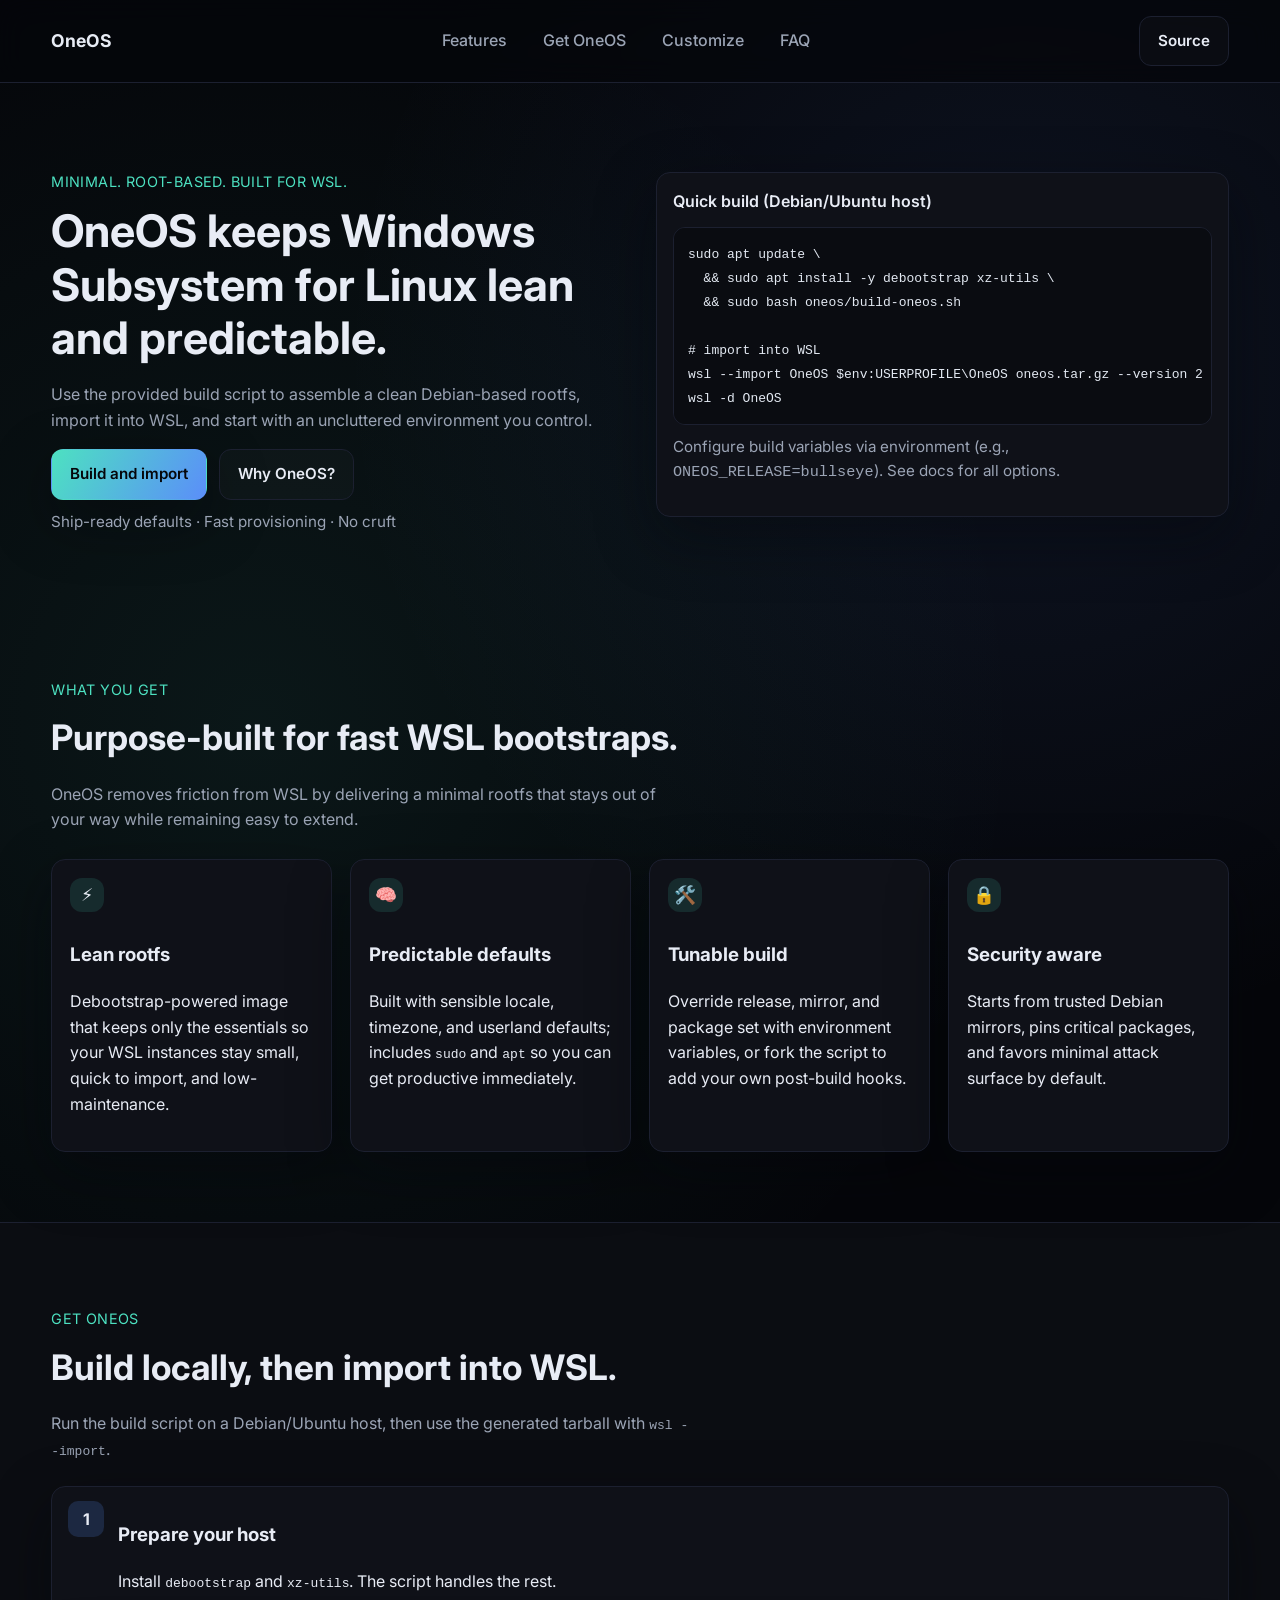
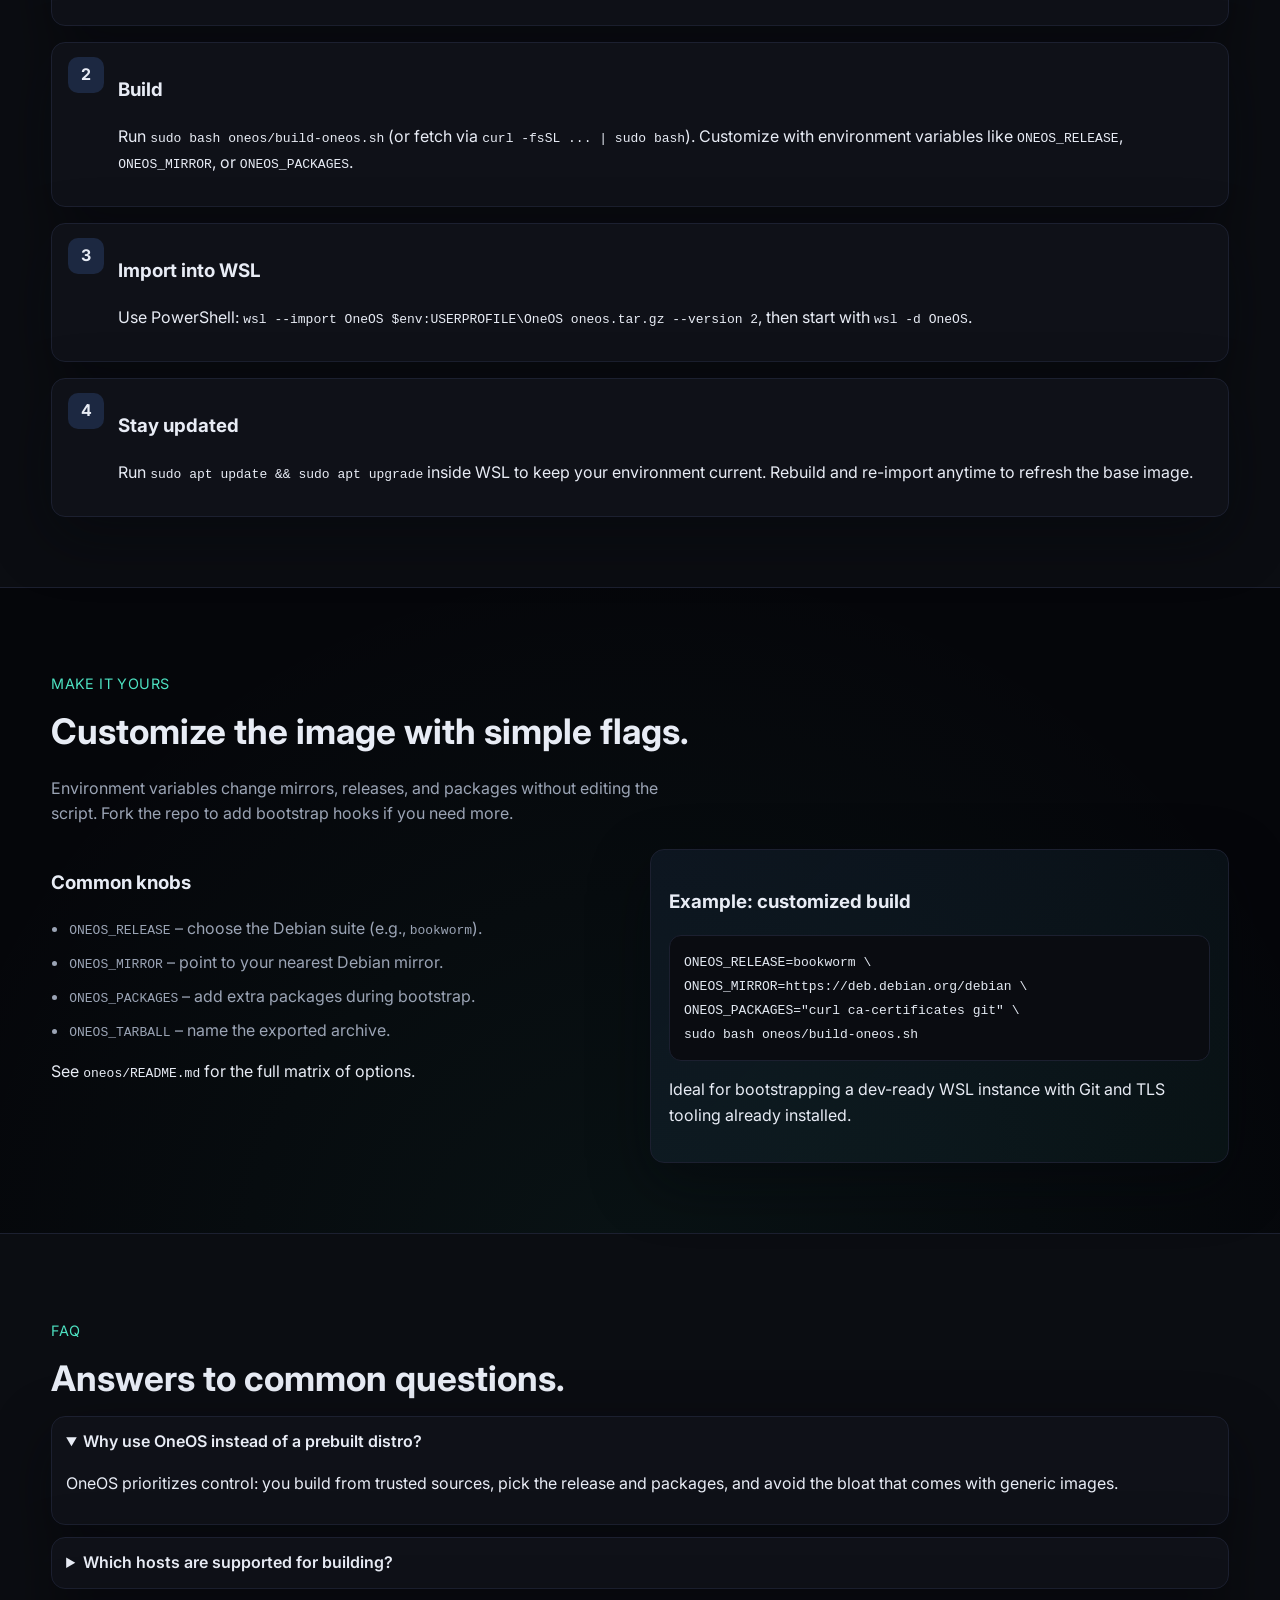
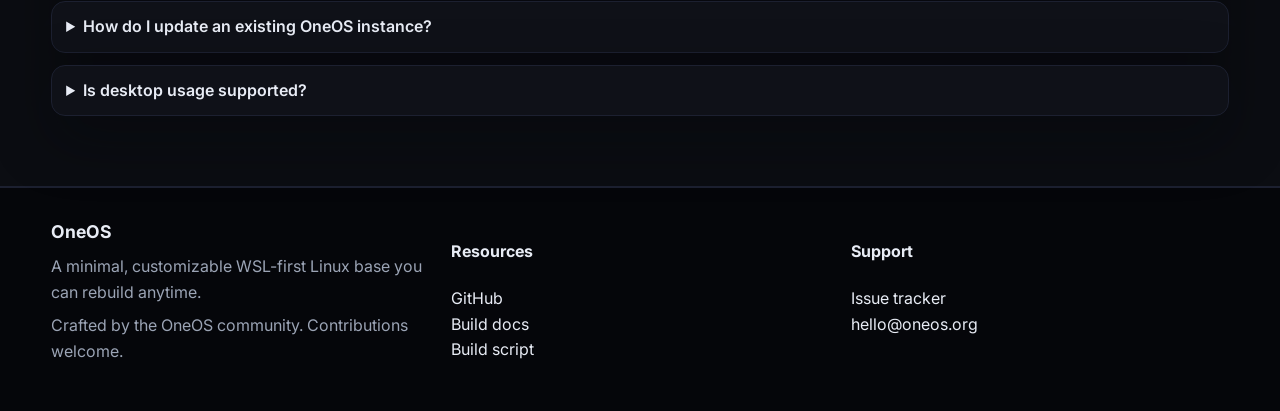
<file: oneos-site/index.html>
<!DOCTYPE html>
<html lang="en">
<head>
  <meta charset="UTF-8">
  <meta name="viewport" content="width=device-width, initial-scale=1.0">
  <title>OneOS – Minimal WSL-first Linux</title>
  <link rel="preconnect" href="https://fonts.googleapis.com">
  <link rel="preconnect" href="https://fonts.gstatic.com" crossorigin>
  <link href="https://fonts.googleapis.com/css2?family=Inter:wght@400;500;600;700&display=swap" rel="stylesheet">
  <link rel="stylesheet" href="styles.css">
</head>
<body>
  <header class="site-header">
    <div class="container header-inner">
      <div class="logo">OneOS</div>
      <nav class="nav">
        <a href="#features">Features</a>
        <a href="#setup">Get OneOS</a>
        <a href="#customize">Customize</a>
        <a href="#faq">FAQ</a>
      </nav>
      <a class="btn ghost" href="https://github.com/nutty-inc/oneos" target="_blank" rel="noreferrer">Source</a>
    </div>
  </header>

  <main>
    <section class="hero">
      <div class="container hero-grid">
        <div>
          <p class="eyebrow">Minimal. Root-based. Built for WSL.</p>
          <h1>OneOS keeps Windows Subsystem for Linux lean and predictable.</h1>
          <p class="lede">Use the provided build script to assemble a clean Debian-based rootfs, import it into WSL, and start with an uncluttered environment you control.</p>
          <div class="cta-row">
            <a class="btn primary" href="#setup">Build and import</a>
            <a class="btn ghost" href="#features">Why OneOS?</a>
          </div>
          <div class="meta">Ship-ready defaults · Fast provisioning · No cruft</div>
        </div>
        <div class="card">
          <div class="card-header">Quick build (Debian/Ubuntu host)</div>
          <pre class="code-block"><code>sudo apt update \
  && sudo apt install -y debootstrap xz-utils \
  && sudo bash oneos/build-oneos.sh

# import into WSL
wsl --import OneOS $env:USERPROFILE\OneOS oneos.tar.gz --version 2
wsl -d OneOS</code></pre>
          <p class="card-footer">Configure build variables via environment (e.g., <code>ONEOS_RELEASE=bullseye</code>). See docs for all options.</p>
        </div>
      </div>
    </section>

    <section class="section" id="features">
      <div class="container">
        <div class="section-heading">
          <p class="eyebrow">What you get</p>
          <h2>Purpose-built for fast WSL bootstraps.</h2>
          <p class="lede">OneOS removes friction from WSL by delivering a minimal rootfs that stays out of your way while remaining easy to extend.</p>
        </div>
        <div class="grid features">
          <div class="feature">
            <div class="icon">⚡</div>
            <h3>Lean rootfs</h3>
            <p>Debootstrap-powered image that keeps only the essentials so your WSL instances stay small, quick to import, and low-maintenance.</p>
          </div>
          <div class="feature">
            <div class="icon">🧠</div>
            <h3>Predictable defaults</h3>
            <p>Built with sensible locale, timezone, and userland defaults; includes <code>sudo</code> and <code>apt</code> so you can get productive immediately.</p>
          </div>
          <div class="feature">
            <div class="icon">🛠️</div>
            <h3>Tunable build</h3>
            <p>Override release, mirror, and package set with environment variables, or fork the script to add your own post-build hooks.</p>
          </div>
          <div class="feature">
            <div class="icon">🔒</div>
            <h3>Security aware</h3>
            <p>Starts from trusted Debian mirrors, pins critical packages, and favors minimal attack surface by default.</p>
          </div>
        </div>
      </div>
    </section>

    <section class="section muted" id="setup">
      <div class="container">
        <div class="section-heading">
          <p class="eyebrow">Get OneOS</p>
          <h2>Build locally, then import into WSL.</h2>
          <p class="lede">Run the build script on a Debian/Ubuntu host, then use the generated tarball with <code>wsl --import</code>.</p>
        </div>
        <div class="steps">
          <div class="step">
            <div class="step-number">1</div>
            <div>
              <h3>Prepare your host</h3>
              <p>Install <code>debootstrap</code> and <code>xz-utils</code>. The script handles the rest.</p>
            </div>
          </div>
          <div class="step">
            <div class="step-number">2</div>
            <div>
              <h3>Build</h3>
              <p>Run <code>sudo bash oneos/build-oneos.sh</code> (or fetch via <code>curl -fsSL ... | sudo bash</code>). Customize with environment variables like <code>ONEOS_RELEASE</code>, <code>ONEOS_MIRROR</code>, or <code>ONEOS_PACKAGES</code>.</p>
            </div>
          </div>
          <div class="step">
            <div class="step-number">3</div>
            <div>
              <h3>Import into WSL</h3>
              <p>Use PowerShell: <code>wsl --import OneOS $env:USERPROFILE\OneOS oneos.tar.gz --version 2</code>, then start with <code>wsl -d OneOS</code>.</p>
            </div>
          </div>
          <div class="step">
            <div class="step-number">4</div>
            <div>
              <h3>Stay updated</h3>
              <p>Run <code>sudo apt update && sudo apt upgrade</code> inside WSL to keep your environment current. Rebuild and re-import anytime to refresh the base image.</p>
            </div>
          </div>
        </div>
      </div>
    </section>

    <section class="section" id="customize">
      <div class="container">
        <div class="section-heading">
          <p class="eyebrow">Make it yours</p>
          <h2>Customize the image with simple flags.</h2>
          <p class="lede">Environment variables change mirrors, releases, and packages without editing the script. Fork the repo to add bootstrap hooks if you need more.</p>
        </div>
        <div class="grid two-col">
          <div>
            <h3>Common knobs</h3>
            <ul class="bullet-list">
              <li><code>ONEOS_RELEASE</code> – choose the Debian suite (e.g., <code>bookworm</code>).</li>
              <li><code>ONEOS_MIRROR</code> – point to your nearest Debian mirror.</li>
              <li><code>ONEOS_PACKAGES</code> – add extra packages during bootstrap.</li>
              <li><code>ONEOS_TARBALL</code> – name the exported archive.</li>
            </ul>
            <p>See <code>oneos/README.md</code> for the full matrix of options.</p>
          </div>
          <div class="callout">
            <h3>Example: customized build</h3>
            <pre class="code-block"><code>ONEOS_RELEASE=bookworm \ 
ONEOS_MIRROR=https://deb.debian.org/debian \ 
ONEOS_PACKAGES="curl ca-certificates git" \ 
sudo bash oneos/build-oneos.sh</code></pre>
            <p>Ideal for bootstrapping a dev-ready WSL instance with Git and TLS tooling already installed.</p>
          </div>
        </div>
      </div>
    </section>

    <section class="section muted" id="faq">
      <div class="container">
        <div class="section-heading">
          <p class="eyebrow">FAQ</p>
          <h2>Answers to common questions.</h2>
        </div>
        <div class="faq">
          <details open>
            <summary>Why use OneOS instead of a prebuilt distro?</summary>
            <p>OneOS prioritizes control: you build from trusted sources, pick the release and packages, and avoid the bloat that comes with generic images.</p>
          </details>
          <details>
            <summary>Which hosts are supported for building?</summary>
            <p>Use Debian or Ubuntu hosts with <code>debootstrap</code> available. The build script pulls everything it needs and outputs a compressed tarball for WSL import.</p>
          </details>
          <details>
            <summary>How do I update an existing OneOS instance?</summary>
            <p>Inside WSL, run <code>sudo apt update && sudo apt upgrade</code>. For a fresh base, rebuild the tarball and re-import a new WSL distribution.</p>
          </details>
          <details>
            <summary>Is desktop usage supported?</summary>
            <p>OneOS targets headless or terminal-centric workflows. You can install GUI stacks after import, but the default image stays minimal to keep WSL fast.</p>
          </details>
        </div>
      </div>
    </section>
  </main>

  <footer class="footer">
    <div class="container footer-grid">
      <div>
        <div class="logo">OneOS</div>
        <p class="footer-text">A minimal, customizable WSL-first Linux base you can rebuild anytime.</p>
        <p class="footer-text">Crafted by the OneOS community. Contributions welcome.</p>
      </div>
      <div>
        <h4>Resources</h4>
        <ul class="link-list">
          <li><a href="https://github.com/nutty-inc/oneos">GitHub</a></li>
          <li><a href="oneos/README.md">Build docs</a></li>
          <li><a href="oneos/build-oneos.sh">Build script</a></li>
        </ul>
      </div>
      <div>
        <h4>Support</h4>
        <ul class="link-list">
          <li><a href="https://github.com/nutty-inc/oneos/issues">Issue tracker</a></li>
          <li><a href="mailto:hello@oneos.org">hello@oneos.org</a></li>
        </ul>
      </div>
    </div>
  </footer>
</body>
</html>
</file>
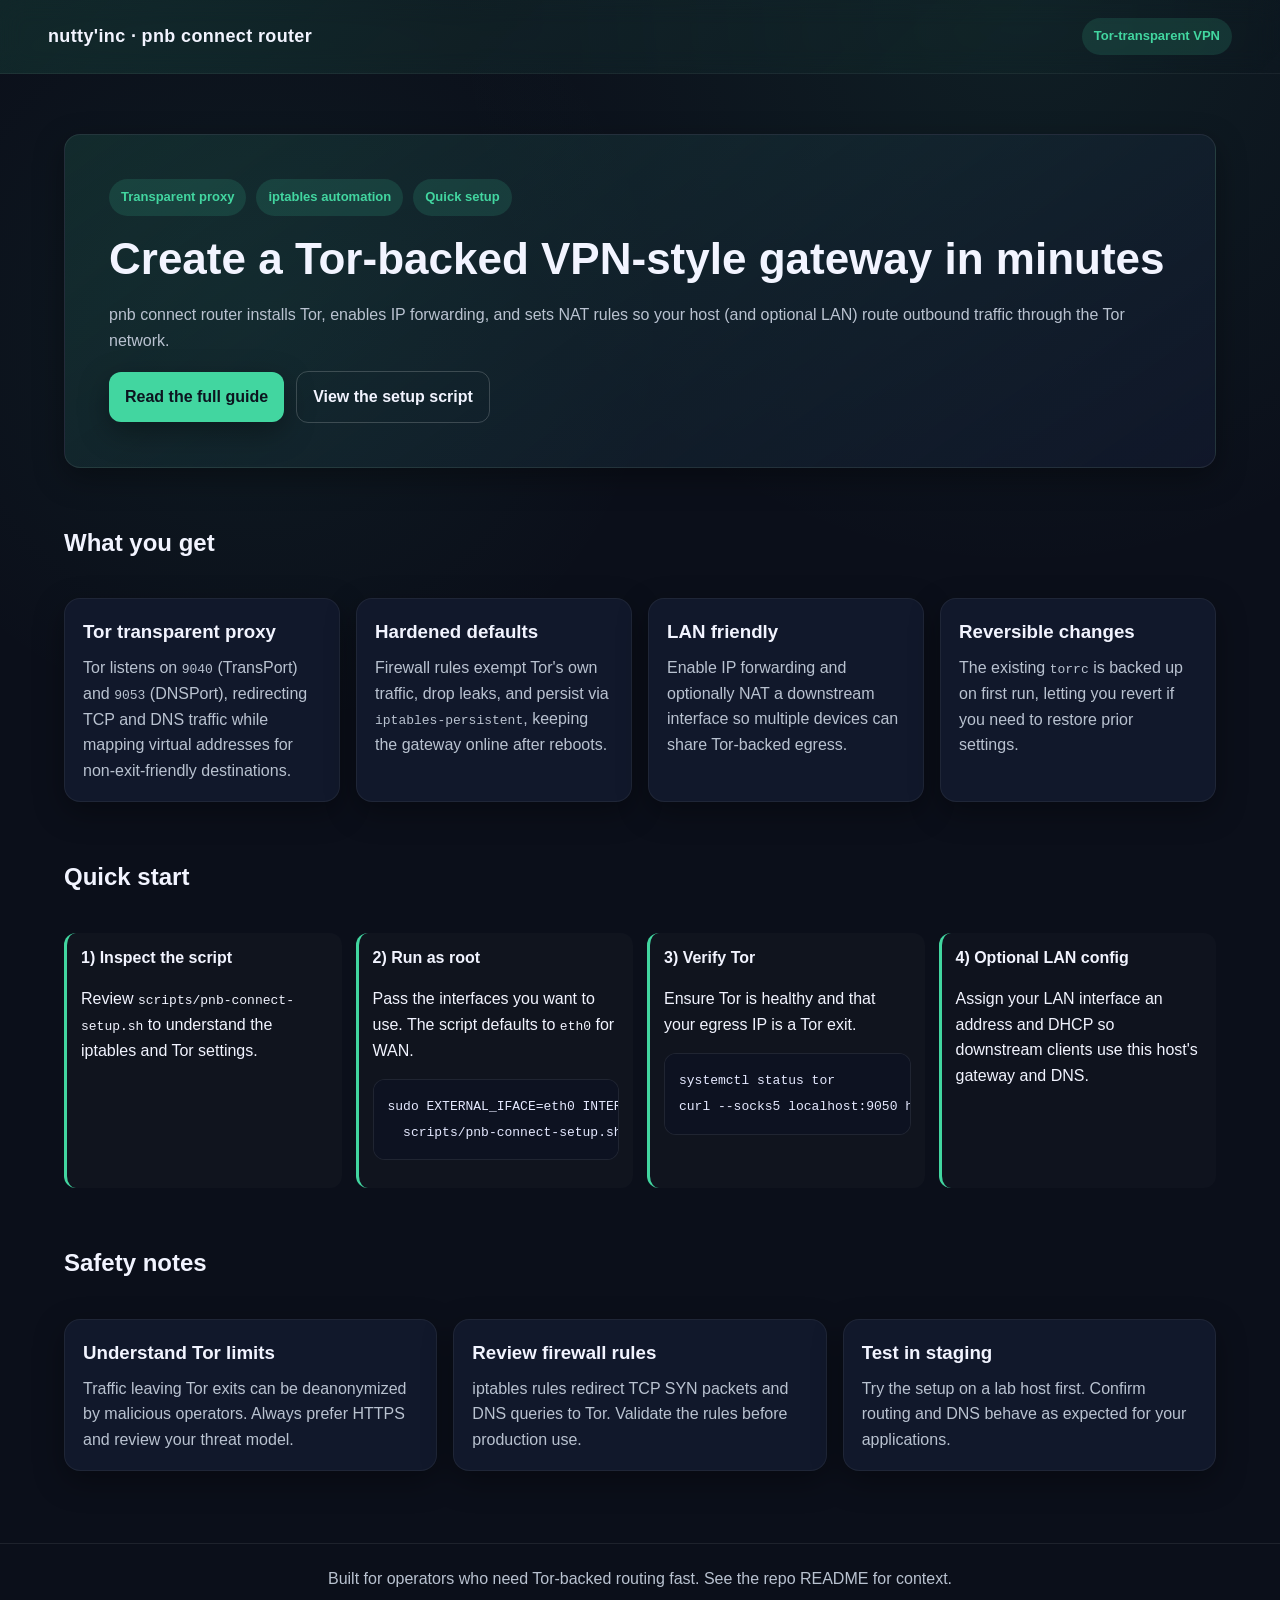
<file: website/index.html>
<!DOCTYPE html>
<html lang="en">
<head>
  <meta charset="UTF-8">
  <meta name="viewport" content="width=device-width, initial-scale=1.0">
  <title>pnb connect router</title>
  <link rel="stylesheet" href="styles.css">
</head>
<body>
  <header>
    <nav>
      <div class="logo">nutty'inc · pnb connect router</div>
      <div class="chip" aria-label="Tor-backed routing">
        <span>Tor-transparent VPN</span>
      </div>
    </nav>
  </header>

  <main>
    <section class="hero">
      <div class="badges">
        <span class="chip">Transparent proxy</span>
        <span class="chip">iptables automation</span>
        <span class="chip">Quick setup</span>
      </div>
      <h1>Create a Tor-backed VPN-style gateway in minutes</h1>
      <p>pnb connect router installs Tor, enables IP forwarding, and sets NAT rules so your host (and optional LAN) route outbound traffic through the Tor network.</p>
      <div class="actions">
        <a class="button" href="../docs/pnb-connect-router.md">Read the full guide</a>
        <a class="button secondary" href="../scripts/pnb-connect-setup.sh">View the setup script</a>
      </div>
    </section>

    <section class="grid">
      <h2>What you get</h2>
      <div class="cards">
        <article class="card">
          <h3>Tor transparent proxy</h3>
          <p>Tor listens on <code>9040</code> (TransPort) and <code>9053</code> (DNSPort), redirecting TCP and DNS traffic while mapping virtual addresses for non-exit-friendly destinations.</p>
        </article>
        <article class="card">
          <h3>Hardened defaults</h3>
          <p>Firewall rules exempt Tor's own traffic, drop leaks, and persist via <code>iptables-persistent</code>, keeping the gateway online after reboots.</p>
        </article>
        <article class="card">
          <h3>LAN friendly</h3>
          <p>Enable IP forwarding and optionally NAT a downstream interface so multiple devices can share Tor-backed egress.</p>
        </article>
        <article class="card">
          <h3>Reversible changes</h3>
          <p>The existing <code>torrc</code> is backed up on first run, letting you revert if you need to restore prior settings.</p>
        </article>
      </div>
    </section>

    <section class="grid">
      <h2>Quick start</h2>
      <div class="steps">
        <div class="step">
          <strong>1) Inspect the script</strong>
          <p>Review <code>scripts/pnb-connect-setup.sh</code> to understand the iptables and Tor settings.</p>
        </div>
        <div class="step">
          <strong>2) Run as root</strong>
          <p>Pass the interfaces you want to use. The script defaults to <code>eth0</code> for WAN.</p>
          <pre><code>sudo EXTERNAL_IFACE=eth0 INTERNAL_IFACE=eth1 \
  scripts/pnb-connect-setup.sh</code></pre>
        </div>
        <div class="step">
          <strong>3) Verify Tor</strong>
          <p>Ensure Tor is healthy and that your egress IP is a Tor exit.</p>
          <pre><code>systemctl status tor
curl --socks5 localhost:9050 https://check.torproject.org/api/ip</code></pre>
        </div>
        <div class="step">
          <strong>4) Optional LAN config</strong>
          <p>Assign your LAN interface an address and DHCP so downstream clients use this host's gateway and DNS.</p>
        </div>
      </div>
    </section>

    <section class="grid">
      <h2>Safety notes</h2>
      <div class="cards">
        <article class="card">
          <h3>Understand Tor limits</h3>
          <p>Traffic leaving Tor exits can be deanonymized by malicious operators. Always prefer HTTPS and review your threat model.</p>
        </article>
        <article class="card">
          <h3>Review firewall rules</h3>
          <p>iptables rules redirect TCP SYN packets and DNS queries to Tor. Validate the rules before production use.</p>
        </article>
        <article class="card">
          <h3>Test in staging</h3>
          <p>Try the setup on a lab host first. Confirm routing and DNS behave as expected for your applications.</p>
        </article>
      </div>
    </section>
  </main>

  <footer>
    Built for operators who need Tor-backed routing fast. See the repo README for context.
  </footer>
</body>
</html>
</file>
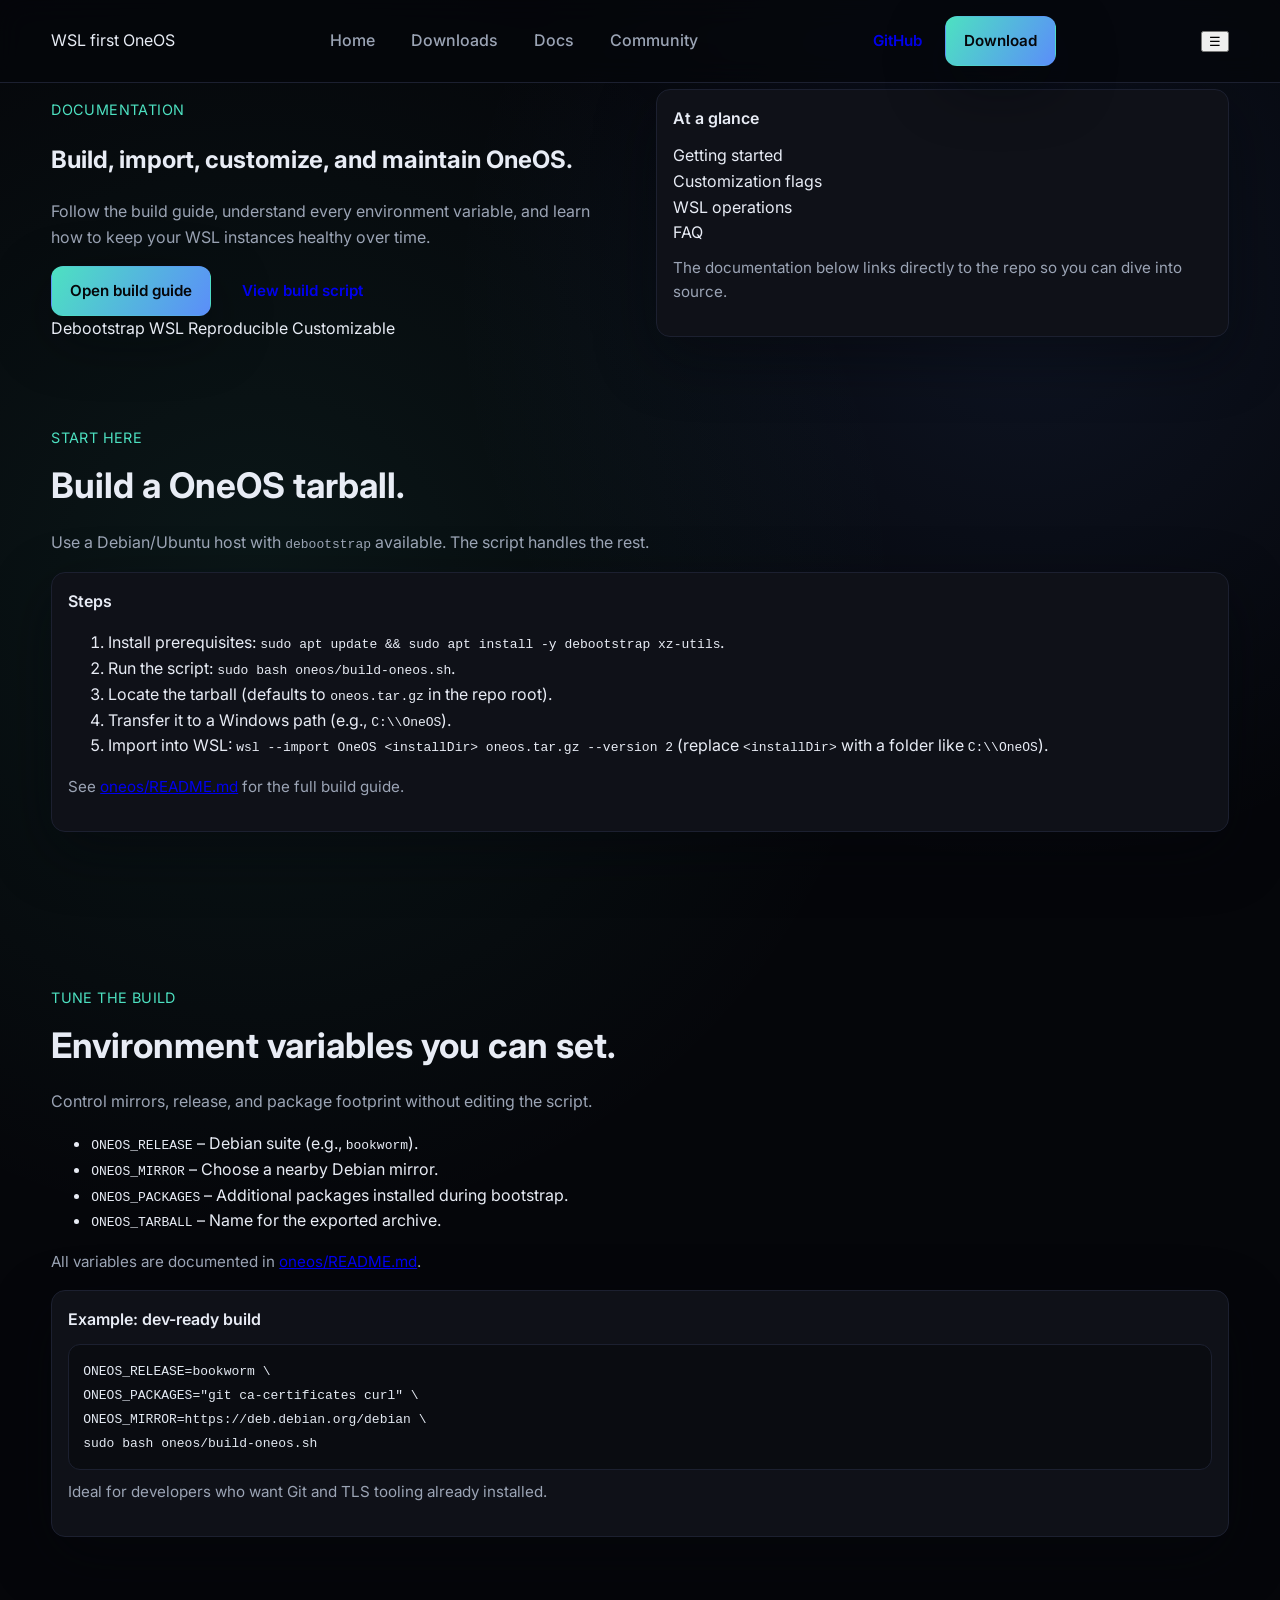
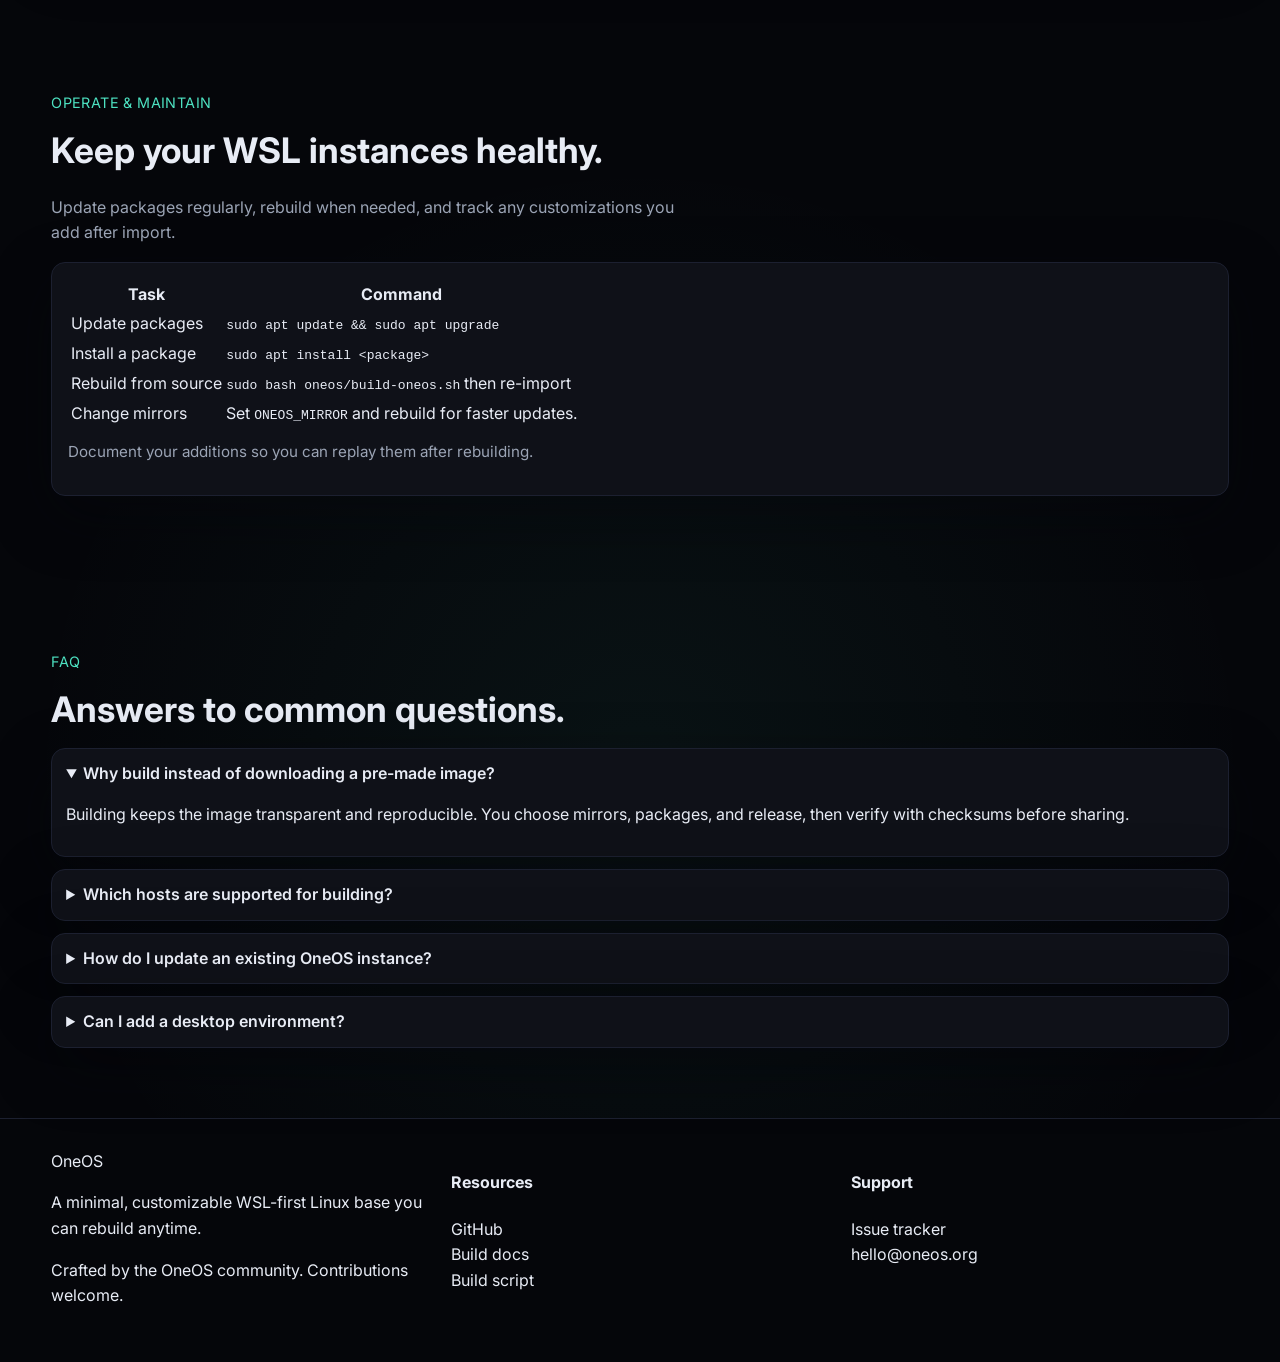
<file: oneos-site/docs.html>
<!DOCTYPE html>
<html lang="en">
<head>
  <meta charset="UTF-8">
  <meta name="viewport" content="width=device-width, initial-scale=1.0">
  <title>OneOS Documentation</title>
  <link rel="preconnect" href="https://fonts.googleapis.com">
  <link rel="preconnect" href="https://fonts.gstatic.com" crossorigin>
  <link href="https://fonts.googleapis.com/css2?family=Inter:wght@400;500;600;700;800&display=swap" rel="stylesheet">
  <link rel="stylesheet" href="styles.css">
</head>
<body data-page="docs">
  <header class="site-header">
    <div class="container header-inner">
      <div class="brand">
        <span class="badge">WSL first</span>
        <span>OneOS</span>
      </div>
      <nav class="nav">
        <a data-nav="home" href="index.html">Home</a>
        <a data-nav="downloads" href="downloads.html">Downloads</a>
        <a data-nav="docs" href="docs.html">Docs</a>
        <a data-nav="community" href="index.html#community">Community</a>
      </nav>
      <div class="nav-actions">
        <a class="btn secondary" href="https://github.com/nutty-inc/oneos" target="_blank" rel="noreferrer">GitHub</a>
        <a class="btn primary" href="downloads.html">Download</a>
      </div>
      <button class="mobile-toggle" aria-label="Toggle navigation">☰</button>
    </div>
  </header>

  <main>
    <section class="page-hero">
      <div class="container hero-grid">
        <div>
          <p class="eyebrow">Documentation</p>
          <h1>Build, import, customize, and maintain OneOS.</h1>
          <p class="lede">Follow the build guide, understand every environment variable, and learn how to keep your WSL instances healthy over time.</p>
          <div class="cta-row">
            <a class="btn primary" href="oneos/README.md">Open build guide</a>
            <a class="btn secondary" href="oneos/build-oneos.sh">View build script</a>
          </div>
          <div class="tag-list">
            <span class="tag">Debootstrap</span>
            <span class="tag">WSL</span>
            <span class="tag">Reproducible</span>
            <span class="tag">Customizable</span>
          </div>
        </div>
        <div class="card">
          <div class="card-header">At a glance</div>
          <ul class="link-list">
            <li><a href="#getting-started">Getting started</a></li>
            <li><a href="#customization">Customization flags</a></li>
            <li><a href="#wsl">WSL operations</a></li>
            <li><a href="#faq">FAQ</a></li>
          </ul>
          <p class="meta">The documentation below links directly to the repo so you can dive into source.</p>
        </div>
      </div>
    </section>

    <section class="section" id="getting-started">
      <div class="container split-grid">
        <div class="section-heading">
          <p class="eyebrow">Start here</p>
          <h2>Build a OneOS tarball.</h2>
          <p class="lede">Use a Debian/Ubuntu host with <code>debootstrap</code> available. The script handles the rest.</p>
        </div>
        <div class="card">
          <div class="card-header">Steps</div>
          <ol class="list-muted">
            <li>Install prerequisites: <code>sudo apt update && sudo apt install -y debootstrap xz-utils</code>.</li>
            <li>Run the script: <code>sudo bash oneos/build-oneos.sh</code>.</li>
            <li>Locate the tarball (defaults to <code>oneos.tar.gz</code> in the repo root).</li>
            <li>Transfer it to a Windows path (e.g., <code>C:\\OneOS</code>).</li>
            <li>Import into WSL: <code>wsl --import OneOS &lt;installDir&gt; oneos.tar.gz --version 2</code> (replace <code>&lt;installDir&gt;</code> with a folder like <code>C:\\OneOS</code>).</li>
          </ol>
          <p class="meta">See <a href="oneos/README.md">oneos/README.md</a> for the full build guide.</p>
        </div>
      </div>
    </section>

    <section class="section alt" id="customization">
      <div class="container split-grid">
        <div>
          <div class="section-heading">
            <p class="eyebrow">Tune the build</p>
            <h2>Environment variables you can set.</h2>
            <p class="lede">Control mirrors, release, and package footprint without editing the script.</p>
          </div>
          <ul class="list-inline">
            <li><code>ONEOS_RELEASE</code> – Debian suite (e.g., <code>bookworm</code>).</li>
            <li><code>ONEOS_MIRROR</code> – Choose a nearby Debian mirror.</li>
            <li><code>ONEOS_PACKAGES</code> – Additional packages installed during bootstrap.</li>
            <li><code>ONEOS_TARBALL</code> – Name for the exported archive.</li>
          </ul>
          <p class="meta">All variables are documented in <a href="oneos/README.md">oneos/README.md</a>.</p>
        </div>
        <div class="card">
          <div class="card-header">Example: dev-ready build</div>
          <pre class="code-block"><code>ONEOS_RELEASE=bookworm \
ONEOS_PACKAGES="git ca-certificates curl" \
ONEOS_MIRROR=https://deb.debian.org/debian \
sudo bash oneos/build-oneos.sh</code></pre>
          <p class="meta">Ideal for developers who want Git and TLS tooling already installed.</p>
        </div>
      </div>
    </section>

    <section class="section" id="wsl">
      <div class="container split-grid">
        <div class="section-heading">
          <p class="eyebrow">Operate &amp; maintain</p>
          <h2>Keep your WSL instances healthy.</h2>
          <p class="lede">Update packages regularly, rebuild when needed, and track any customizations you add after import.</p>
        </div>
        <div class="card">
          <table class="table">
            <thead>
              <tr>
                <th>Task</th>
                <th>Command</th>
              </tr>
            </thead>
            <tbody>
              <tr>
                <td>Update packages</td>
                <td><code>sudo apt update && sudo apt upgrade</code></td>
              </tr>
              <tr>
                <td>Install a package</td>
                <td><code>sudo apt install &lt;package&gt;</code></td>
              </tr>
              <tr>
                <td>Rebuild from source</td>
                <td><code>sudo bash oneos/build-oneos.sh</code> then re-import</td>
              </tr>
              <tr>
                <td>Change mirrors</td>
                <td>Set <code>ONEOS_MIRROR</code> and rebuild for faster updates.</td>
              </tr>
            </tbody>
          </table>
          <p class="meta">Document your additions so you can replay them after rebuilding.</p>
        </div>
      </div>
    </section>

    <section class="section alt" id="faq">
      <div class="container">
        <div class="section-heading">
          <p class="eyebrow">FAQ</p>
          <h2>Answers to common questions.</h2>
        </div>
        <div class="faq">
          <details open>
            <summary>Why build instead of downloading a pre-made image?</summary>
            <p>Building keeps the image transparent and reproducible. You choose mirrors, packages, and release, then verify with checksums before sharing.</p>
          </details>
          <details>
            <summary>Which hosts are supported for building?</summary>
            <p>Use Debian or Ubuntu hosts with <code>debootstrap</code> available. Other distributions can work if <code>debootstrap</code> is installed and configured.</p>
          </details>
          <details>
            <summary>How do I update an existing OneOS instance?</summary>
            <p>Inside WSL, run <code>sudo apt update && sudo apt upgrade</code>. For a fresh base, rebuild the tarball and re-import.</p>
          </details>
          <details>
            <summary>Can I add a desktop environment?</summary>
            <p>OneOS targets terminal-centric workflows. You can install GUI components after import, but the base image stays minimal to keep WSL fast.</p>
          </details>
        </div>
      </div>
    </section>
  </main>

  <footer class="footer">
    <div class="container footer-grid">
      <div>
        <div class="brand">OneOS</div>
        <p>A minimal, customizable WSL-first Linux base you can rebuild anytime.</p>
        <p>Crafted by the OneOS community. Contributions welcome.</p>
      </div>
      <div>
        <h4>Resources</h4>
        <ul class="link-list">
          <li><a href="https://github.com/nutty-inc/oneos">GitHub</a></li>
          <li><a href="oneos/README.md">Build docs</a></li>
          <li><a href="oneos/build-oneos.sh">Build script</a></li>
        </ul>
      </div>
      <div>
        <h4>Support</h4>
        <ul class="link-list">
          <li><a href="https://github.com/nutty-inc/oneos/issues">Issue tracker</a></li>
          <li><a href="mailto:hello@oneos.org">hello@oneos.org</a></li>
        </ul>
      </div>
    </div>
  </footer>
  <script src="script.js"></script>
</body>
</html>
</file>
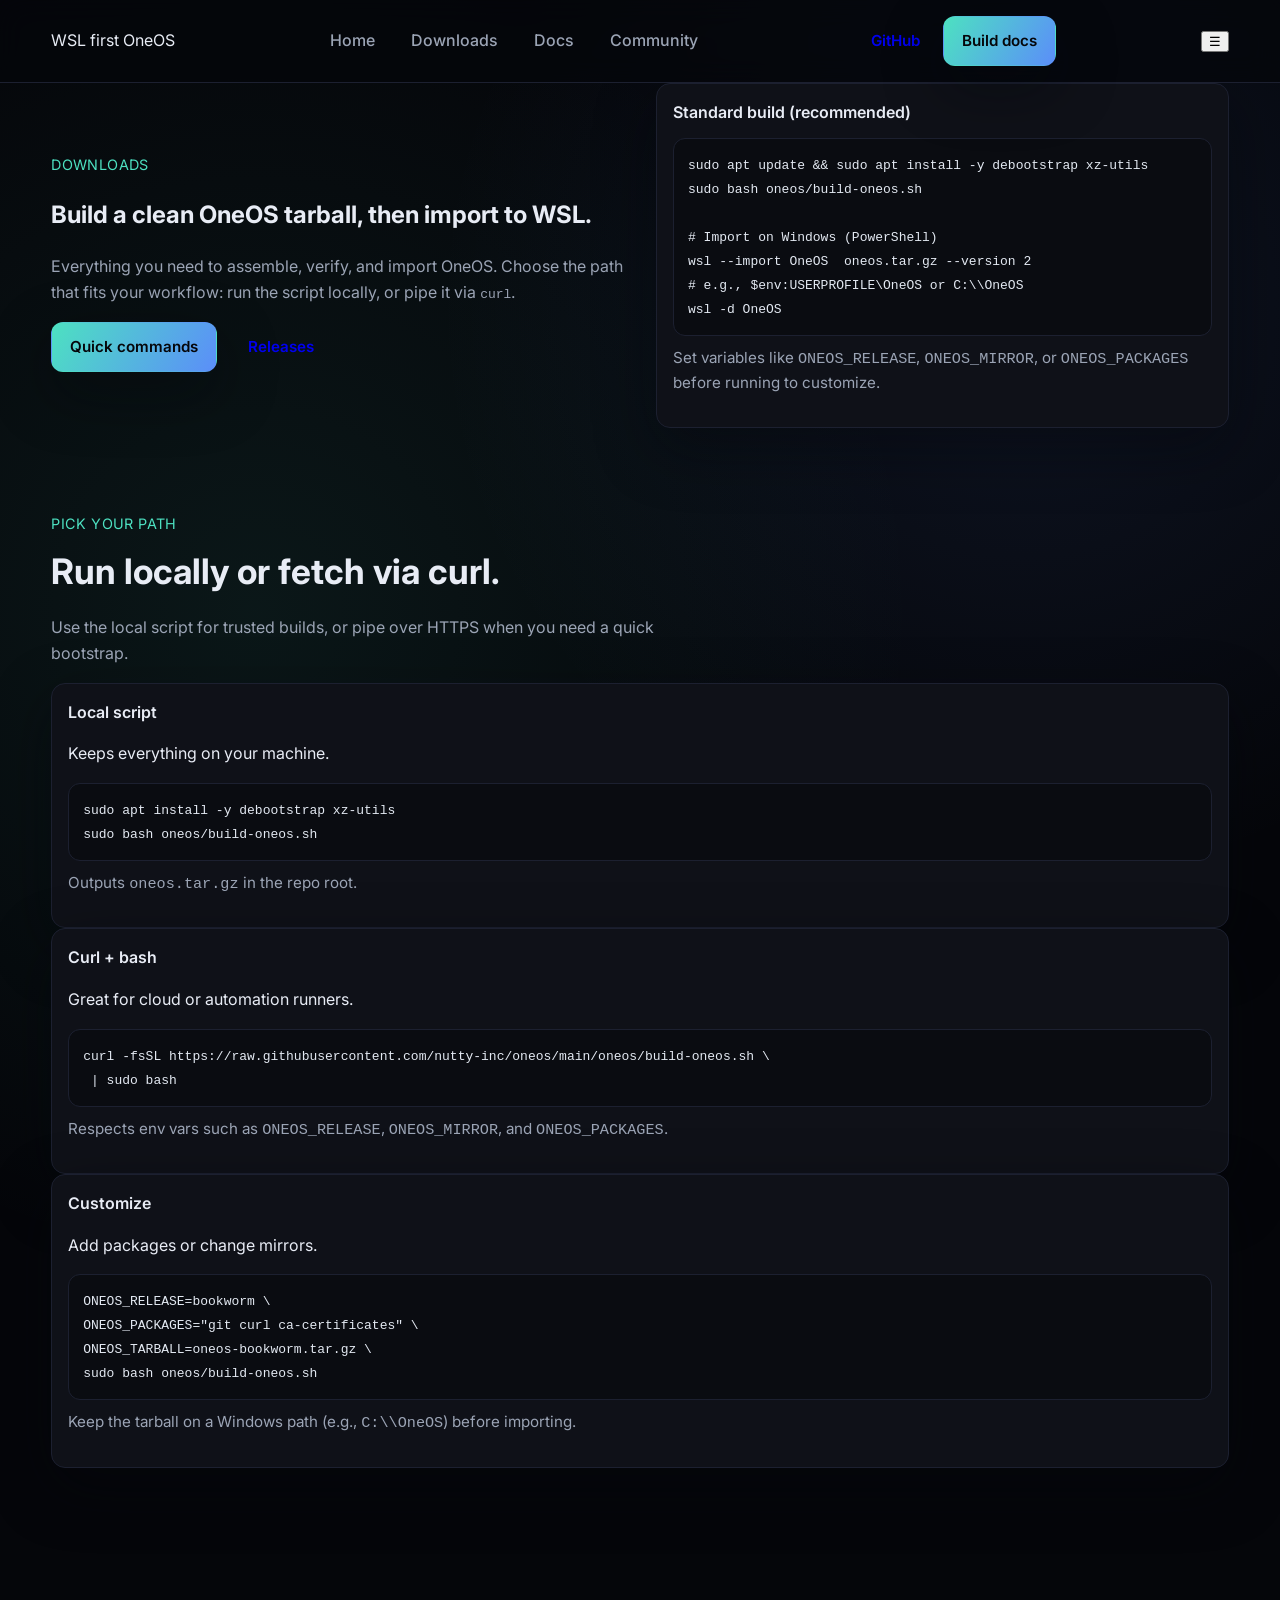
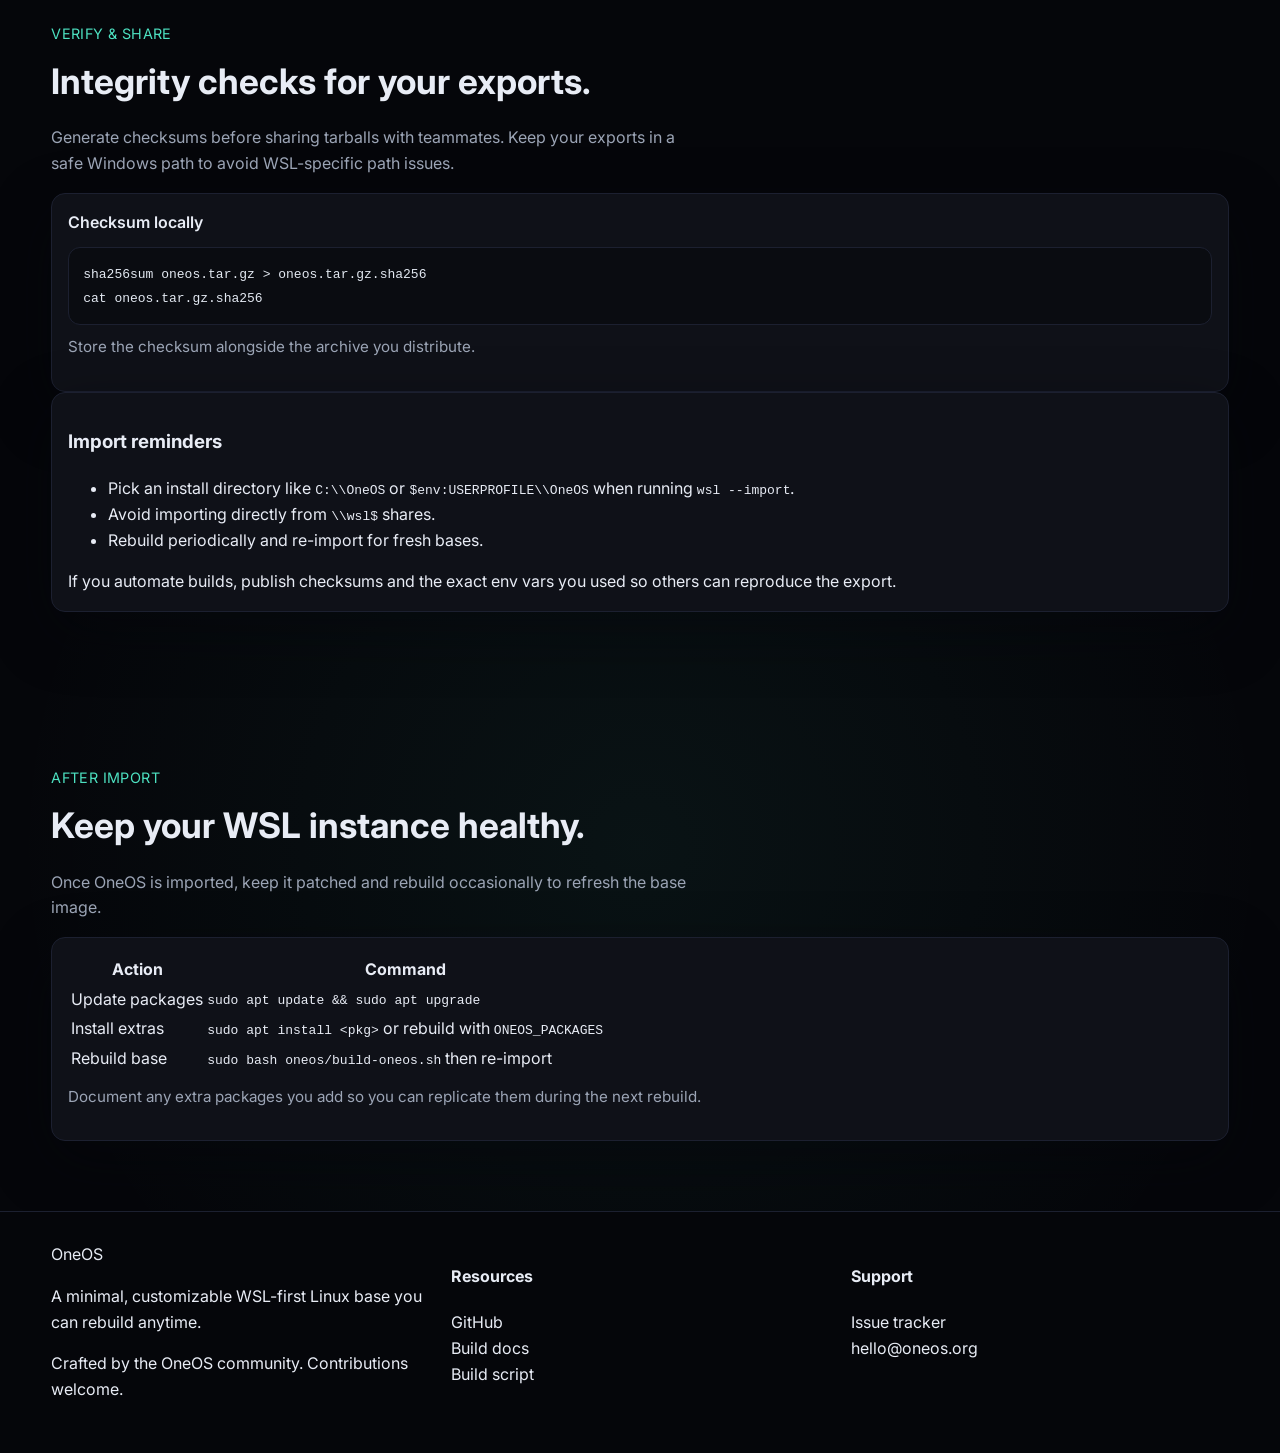
<file: oneos-site/downloads.html>
<!DOCTYPE html>
<html lang="en">
<head>
  <meta charset="UTF-8">
  <meta name="viewport" content="width=device-width, initial-scale=1.0">
  <title>OneOS Downloads</title>
  <link rel="preconnect" href="https://fonts.googleapis.com">
  <link rel="preconnect" href="https://fonts.gstatic.com" crossorigin>
  <link href="https://fonts.googleapis.com/css2?family=Inter:wght@400;500;600;700;800&display=swap" rel="stylesheet">
  <link rel="stylesheet" href="styles.css">
</head>
<body data-page="downloads">
  <header class="site-header">
    <div class="container header-inner">
      <div class="brand">
        <span class="badge">WSL first</span>
        <span>OneOS</span>
      </div>
      <nav class="nav">
        <a data-nav="home" href="index.html">Home</a>
        <a data-nav="downloads" href="downloads.html">Downloads</a>
        <a data-nav="docs" href="docs.html">Docs</a>
        <a data-nav="community" href="index.html#community">Community</a>
      </nav>
      <div class="nav-actions">
        <a class="btn secondary" href="https://github.com/nutty-inc/oneos" target="_blank" rel="noreferrer">GitHub</a>
        <a class="btn primary" href="docs.html">Build docs</a>
      </div>
      <button class="mobile-toggle" aria-label="Toggle navigation">☰</button>
    </div>
  </header>

  <main>
    <section class="page-hero">
      <div class="container hero-grid">
        <div>
          <p class="eyebrow">Downloads</p>
          <h1>Build a clean OneOS tarball, then import to WSL.</h1>
          <p class="lede">Everything you need to assemble, verify, and import OneOS. Choose the path that fits your workflow: run the script locally, or pipe it via <code>curl</code>.</p>
          <div class="cta-row">
            <a class="btn primary" href="#quick">Quick commands</a>
            <a class="btn secondary" href="https://github.com/nutty-inc/oneos/releases" target="_blank" rel="noreferrer">Releases</a>
          </div>
        </div>
        <div class="card">
          <div class="card-header">Standard build (recommended)</div>
          <pre class="code-block"><code>sudo apt update && sudo apt install -y debootstrap xz-utils
sudo bash oneos/build-oneos.sh

# Import on Windows (PowerShell)
wsl --import OneOS <installDir> oneos.tar.gz --version 2
# e.g., $env:USERPROFILE\OneOS or C:\\OneOS
wsl -d OneOS</code></pre>
          <p class="meta">Set variables like <code>ONEOS_RELEASE</code>, <code>ONEOS_MIRROR</code>, or <code>ONEOS_PACKAGES</code> before running to customize.</p>
        </div>
      </div>
    </section>

    <section class="section" id="quick">
      <div class="container">
        <div class="section-heading">
          <p class="eyebrow">Pick your path</p>
          <h2>Run locally or fetch via curl.</h2>
          <p class="lede">Use the local script for trusted builds, or pipe over HTTPS when you need a quick bootstrap.</p>
        </div>
        <div class="card-grid">
          <div class="card">
            <div class="card-header">Local script</div>
            <p class="card-subtitle">Keeps everything on your machine.</p>
            <pre class="code-block"><code>sudo apt install -y debootstrap xz-utils
sudo bash oneos/build-oneos.sh</code></pre>
            <p class="meta">Outputs <code>oneos.tar.gz</code> in the repo root.</p>
          </div>
          <div class="card">
            <div class="card-header">Curl + bash</div>
            <p class="card-subtitle">Great for cloud or automation runners.</p>
            <pre class="code-block"><code>curl -fsSL https://raw.githubusercontent.com/nutty-inc/oneos/main/oneos/build-oneos.sh \
 | sudo bash</code></pre>
            <p class="meta">Respects env vars such as <code>ONEOS_RELEASE</code>, <code>ONEOS_MIRROR</code>, and <code>ONEOS_PACKAGES</code>.</p>
          </div>
          <div class="card">
            <div class="card-header">Customize</div>
            <p class="card-subtitle">Add packages or change mirrors.</p>
            <pre class="code-block"><code>ONEOS_RELEASE=bookworm \
ONEOS_PACKAGES="git curl ca-certificates" \
ONEOS_TARBALL=oneos-bookworm.tar.gz \
sudo bash oneos/build-oneos.sh</code></pre>
            <p class="meta">Keep the tarball on a Windows path (e.g., <code>C:\\OneOS</code>) before importing.</p>
          </div>
        </div>
      </div>
    </section>

    <section class="section alt" id="verify">
      <div class="container split-grid">
        <div>
          <div class="section-heading">
            <p class="eyebrow">Verify &amp; share</p>
            <h2>Integrity checks for your exports.</h2>
            <p class="lede">Generate checksums before sharing tarballs with teammates. Keep your exports in a safe Windows path to avoid WSL-specific path issues.</p>
          </div>
          <div class="card">
            <div class="card-header">Checksum locally</div>
            <pre class="code-block"><code>sha256sum oneos.tar.gz > oneos.tar.gz.sha256
cat oneos.tar.gz.sha256</code></pre>
            <p class="meta">Store the checksum alongside the archive you distribute.</p>
          </div>
        </div>
        <div class="card">
          <h3>Import reminders</h3>
          <ul class="list-inline">
            <li>Pick an install directory like <code>C:\\OneOS</code> or <code>$env:USERPROFILE\\OneOS</code> when running <code>wsl --import</code>.</li>
            <li>Avoid importing directly from <code>\\wsl$</code> shares.</li>
            <li>Rebuild periodically and re-import for fresh bases.</li>
          </ul>
          <div class="notice">If you automate builds, publish checksums and the exact env vars you used so others can reproduce the export.</div>
        </div>
      </div>
    </section>

    <section class="section" id="after-import">
      <div class="container split-grid">
        <div class="section-heading">
          <p class="eyebrow">After import</p>
          <h2>Keep your WSL instance healthy.</h2>
          <p class="lede">Once OneOS is imported, keep it patched and rebuild occasionally to refresh the base image.</p>
        </div>
        <div class="card">
          <table class="table">
            <thead>
              <tr>
                <th>Action</th>
                <th>Command</th>
              </tr>
            </thead>
            <tbody>
              <tr>
                <td>Update packages</td>
                <td><code>sudo apt update && sudo apt upgrade</code></td>
              </tr>
              <tr>
                <td>Install extras</td>
                <td><code>sudo apt install &lt;pkg&gt;</code> or rebuild with <code>ONEOS_PACKAGES</code></td>
              </tr>
              <tr>
                <td>Rebuild base</td>
                <td><code>sudo bash oneos/build-oneos.sh</code> then re-import</td>
              </tr>
            </tbody>
          </table>
          <p class="meta">Document any extra packages you add so you can replicate them during the next rebuild.</p>
        </div>
      </div>
    </section>
  </main>

  <footer class="footer">
    <div class="container footer-grid">
      <div>
        <div class="brand">OneOS</div>
        <p>A minimal, customizable WSL-first Linux base you can rebuild anytime.</p>
        <p>Crafted by the OneOS community. Contributions welcome.</p>
      </div>
      <div>
        <h4>Resources</h4>
        <ul class="link-list">
          <li><a href="https://github.com/nutty-inc/oneos">GitHub</a></li>
          <li><a href="oneos/README.md">Build docs</a></li>
          <li><a href="oneos/build-oneos.sh">Build script</a></li>
        </ul>
      </div>
      <div>
        <h4>Support</h4>
        <ul class="link-list">
          <li><a href="https://github.com/nutty-inc/oneos/issues">Issue tracker</a></li>
          <li><a href="mailto:hello@oneos.org">hello@oneos.org</a></li>
        </ul>
      </div>
    </div>
  </footer>
  <script src="script.js"></script>
</body>
</html>
</file>
<file: oneos-site/styles.css>
:root {
  --bg: #05060a;
  --bg-muted: #0b0d12;
  --card: #0f1118;
  --text: #e8ecf5;
  --muted: #9ba4b5;
  --accent: #4de1c1;
  --accent-2: #5b8ef9;
  --border: #1c2030;
  --shadow: 0 20px 60px rgba(5, 6, 10, 0.45);
  --radius: 14px;
  font-family: 'Inter', system-ui, -apple-system, BlinkMacSystemFont, 'Segoe UI', sans-serif;
}

* {
  box-sizing: border-box;
}

body {
  margin: 0;
  background: radial-gradient(circle at 20% 20%, rgba(77, 225, 193, 0.08), transparent 25%),
    radial-gradient(circle at 80% 10%, rgba(91, 142, 249, 0.10), transparent 20%),
    radial-gradient(circle at 50% 80%, rgba(77, 225, 193, 0.06), transparent 25%),
    var(--bg);
  color: var(--text);
  line-height: 1.6;
  min-height: 100vh;
}

.container {
  width: min(1200px, 92vw);
  margin: 0 auto;
}

.site-header {
  position: sticky;
  top: 0;
  z-index: 10;
  backdrop-filter: blur(14px);
  background: rgba(5, 6, 10, 0.7);
  border-bottom: 1px solid var(--border);
}

.header-inner {
  display: flex;
  align-items: center;
  justify-content: space-between;
  padding: 16px 0;
}

.logo {
  font-weight: 700;
  letter-spacing: 0.4px;
  font-size: 1.1rem;
}

.nav {
  display: flex;
  gap: 16px;
}

.nav a {
  color: var(--muted);
  text-decoration: none;
  font-weight: 500;
  padding: 8px 10px;
  border-radius: 10px;
  transition: color 0.2s ease, background 0.2s ease;
}

.nav a:hover {
  color: var(--text);
  background: rgba(77, 225, 193, 0.08);
}

.btn {
  display: inline-flex;
  align-items: center;
  gap: 8px;
  padding: 12px 18px;
  border-radius: 12px;
  text-decoration: none;
  font-weight: 600;
  font-size: 0.95rem;
  border: 1px solid transparent;
}

.btn.primary {
  background: linear-gradient(120deg, var(--accent), var(--accent-2));
  color: #05060a;
  box-shadow: var(--shadow);
}

.btn.ghost {
  color: var(--text);
  border-color: var(--border);
  background: rgba(255, 255, 255, 0.02);
}

.hero {
  padding: 72px 0 60px;
}

.hero-grid {
  display: grid;
  grid-template-columns: repeat(auto-fit, minmax(320px, 1fr));
  gap: 32px;
  align-items: center;
}

.hero h1 {
  font-size: clamp(1.9rem, 4vw, 2.8rem);
  line-height: 1.2;
  margin: 12px 0 12px;
}

.lede {
  color: var(--muted);
  max-width: 640px;
}

.eyebrow {
  font-size: 0.9rem;
  letter-spacing: 0.4px;
  text-transform: uppercase;
  color: var(--accent);
  margin-bottom: 4px;
}

.meta {
  color: var(--muted);
  margin-top: 10px;
  font-size: 0.95rem;
}

.cta-row {
  display: flex;
  flex-wrap: wrap;
  gap: 12px;
  margin-top: 16px;
}

.card {
  background: var(--card);
  border: 1px solid var(--border);
  padding: 16px;
  border-radius: var(--radius);
  box-shadow: var(--shadow);
}

.card-header {
  font-weight: 600;
  margin-bottom: 12px;
}

.card-footer {
  color: var(--muted);
  margin-top: 10px;
  font-size: 0.95rem;
}

.code-block {
  background: #0a0c11;
  border: 1px solid var(--border);
  border-radius: 12px;
  padding: 14px;
  color: #e3e9f2;
  overflow-x: auto;
  line-height: 1.5;
  font-family: 'JetBrains Mono', 'SFMono-Regular', Menlo, Consolas, monospace;
  margin: 0;
}

.section {
  padding: 70px 0;
}

.section.muted {
  background: var(--bg-muted);
  border-block: 1px solid var(--border);
}

.section-heading h2 {
  margin: 8px 0 10px;
  font-size: clamp(1.6rem, 3vw, 2.2rem);
}

.grid.features {
  display: grid;
  grid-template-columns: repeat(auto-fit, minmax(240px, 1fr));
  gap: 18px;
  margin-top: 26px;
}

.feature {
  background: var(--card);
  border: 1px solid var(--border);
  padding: 18px;
  border-radius: var(--radius);
  box-shadow: var(--shadow);
}

.icon {
  width: 34px;
  height: 34px;
  display: inline-flex;
  align-items: center;
  justify-content: center;
  border-radius: 12px;
  background: rgba(77, 225, 193, 0.12);
  margin-bottom: 10px;
  font-size: 1.1rem;
}

.steps {
  display: grid;
  gap: 16px;
  margin-top: 24px;
}

.step {
  display: grid;
  grid-template-columns: auto 1fr;
  gap: 14px;
  background: var(--card);
  border: 1px solid var(--border);
  padding: 14px 16px;
  border-radius: var(--radius);
  align-items: start;
  box-shadow: var(--shadow);
}

.step-number {
  width: 36px;
  height: 36px;
  border-radius: 10px;
  background: rgba(91, 142, 249, 0.18);
  color: var(--text);
  display: grid;
  place-items: center;
  font-weight: 700;
}

.grid.two-col {
  display: grid;
  grid-template-columns: repeat(auto-fit, minmax(280px, 1fr));
  gap: 20px;
  margin-top: 22px;
}

.bullet-list {
  padding-left: 18px;
  color: var(--muted);
}

.bullet-list li {
  margin-bottom: 8px;
}

.callout {
  background: linear-gradient(135deg, rgba(91, 142, 249, 0.08), rgba(77, 225, 193, 0.05));
  border: 1px solid var(--border);
  border-radius: var(--radius);
  padding: 18px;
  box-shadow: var(--shadow);
}

.faq {
  display: grid;
  gap: 12px;
}

.faq details {
  background: var(--card);
  border: 1px solid var(--border);
  border-radius: var(--radius);
  padding: 12px 14px;
  box-shadow: var(--shadow);
}

.faq summary {
  font-weight: 600;
  cursor: pointer;
}

.footer {
  background: #05060a;
  border-top: 1px solid var(--border);
  padding: 30px 0 40px;
}

.footer-grid {
  display: grid;
  grid-template-columns: repeat(auto-fit, minmax(220px, 1fr));
  gap: 22px;
}

.footer-text {
  color: var(--muted);
  margin: 8px 0;
}

.link-list {
  list-style: none;
  padding: 0;
  margin: 0;
}

.link-list a {
  color: var(--text);
  text-decoration: none;
}

.link-list a:hover {
  color: var(--accent);
}

@media (max-width: 640px) {
  .header-inner {
    gap: 12px;
  }

  .nav {
    gap: 10px;
  }

  .cta-row {
    flex-direction: column;
    align-items: stretch;
  }
}
</file>
<file: website/styles.css>
:root {
  --bg: #0b0f1a;
  --panel: #11182b;
  --accent: #42d6a0;
  --text: #f2f4ff;
  --muted: #b9c2d0;
  --shadow: 0 10px 30px rgba(0, 0, 0, 0.35);
  --radius: 16px;
  --mono: "Fira Code", "SFMono-Regular", Menlo, Monaco, Consolas, "Liberation Mono", "Courier New", monospace;
  --sans: "Inter", "Segoe UI", "Helvetica Neue", Arial, sans-serif;
}

* {
  box-sizing: border-box;
}

body {
  margin: 0;
  font-family: var(--sans);
  background: radial-gradient(circle at 20% 20%, rgba(66, 214, 160, 0.06), transparent 25%),
    radial-gradient(circle at 80% 0%, rgba(66, 214, 160, 0.08), transparent 30%),
    var(--bg);
  color: var(--text);
  line-height: 1.6;
  min-height: 100vh;
}

a {
  color: var(--accent);
  text-decoration: none;
}

a:hover {
  text-decoration: underline;
}

header {
  background: linear-gradient(135deg, rgba(66, 214, 160, 0.12), rgba(66, 214, 160, 0));
  border-bottom: 1px solid rgba(255, 255, 255, 0.05);
  position: sticky;
  top: 0;
  backdrop-filter: blur(12px);
  z-index: 10;
}

nav {
  display: flex;
  justify-content: space-between;
  align-items: center;
  padding: 18px clamp(20px, 4vw, 48px);
}

.logo {
  font-weight: 700;
  letter-spacing: 0.02em;
  font-size: 18px;
}

.chip {
  display: inline-flex;
  align-items: center;
  gap: 8px;
  padding: 8px 12px;
  border-radius: 999px;
  background: rgba(66, 214, 160, 0.14);
  color: var(--accent);
  font-weight: 600;
  font-size: 13px;
}

main {
  padding: clamp(24px, 5vw, 60px) clamp(18px, 5vw, 80px) 72px;
  display: grid;
  gap: 36px;
}

.hero {
  display: grid;
  gap: 18px;
  padding: clamp(24px, 4vw, 44px);
  background: linear-gradient(145deg, rgba(66, 214, 160, 0.12), rgba(17, 24, 43, 0.9));
  border: 1px solid rgba(255, 255, 255, 0.08);
  border-radius: var(--radius);
  box-shadow: var(--shadow);
}

.hero h1 {
  margin: 0;
  font-size: clamp(28px, 4vw, 44px);
  line-height: 1.15;
}

.hero p {
  color: var(--muted);
  margin: 0;
}

.badges {
  display: flex;
  flex-wrap: wrap;
  gap: 10px;
}

.actions {
  display: flex;
  flex-wrap: wrap;
  gap: 12px;
  align-items: center;
}

.button {
  display: inline-flex;
  align-items: center;
  justify-content: center;
  gap: 8px;
  padding: 12px 16px;
  background: var(--accent);
  color: #0c141f;
  border-radius: 12px;
  font-weight: 700;
  border: none;
  cursor: pointer;
  box-shadow: var(--shadow);
  transition: transform 0.15s ease, box-shadow 0.2s ease;
}

.button.secondary {
  background: transparent;
  border: 1px solid rgba(255, 255, 255, 0.18);
  color: var(--text);
  box-shadow: none;
}

.button:hover {
  transform: translateY(-1px);
  box-shadow: 0 14px 40px rgba(66, 214, 160, 0.28);
}

.grid {
  display: grid;
  gap: 16px;
}

.cards {
  display: grid;
  grid-template-columns: repeat(auto-fit, minmax(240px, 1fr));
  gap: 16px;
}

.card {
  background: var(--panel);
  border: 1px solid rgba(255, 255, 255, 0.06);
  border-radius: var(--radius);
  padding: 18px;
  box-shadow: var(--shadow);
}

.card h3 {
  margin-top: 0;
  margin-bottom: 8px;
}

.card p {
  margin: 0;
  color: var(--muted);
}

pre {
  background: #0d1221;
  border: 1px solid rgba(255, 255, 255, 0.08);
  border-radius: 12px;
  padding: 14px;
  overflow-x: auto;
  font-family: var(--mono);
  color: #e5e9ff;
}

.steps {
  display: grid;
  grid-template-columns: repeat(auto-fit, minmax(260px, 1fr));
  gap: 14px;
}

.step {
  border-left: 3px solid var(--accent);
  background: rgba(255, 255, 255, 0.02);
  padding: 12px 14px;
  border-radius: 12px;
}

ul {
  margin: 0;
  padding-left: 20px;
  color: var(--muted);
}

footer {
  text-align: center;
  color: var(--muted);
  padding: 22px;
  border-top: 1px solid rgba(255, 255, 255, 0.08);
}

@media (max-width: 640px) {
  nav {
    flex-direction: column;
    gap: 10px;
  }

  .actions {
    width: 100%;
  }

  .button,
  .button.secondary {
    width: 100%;
    justify-content: center;
  }
}
</file>
